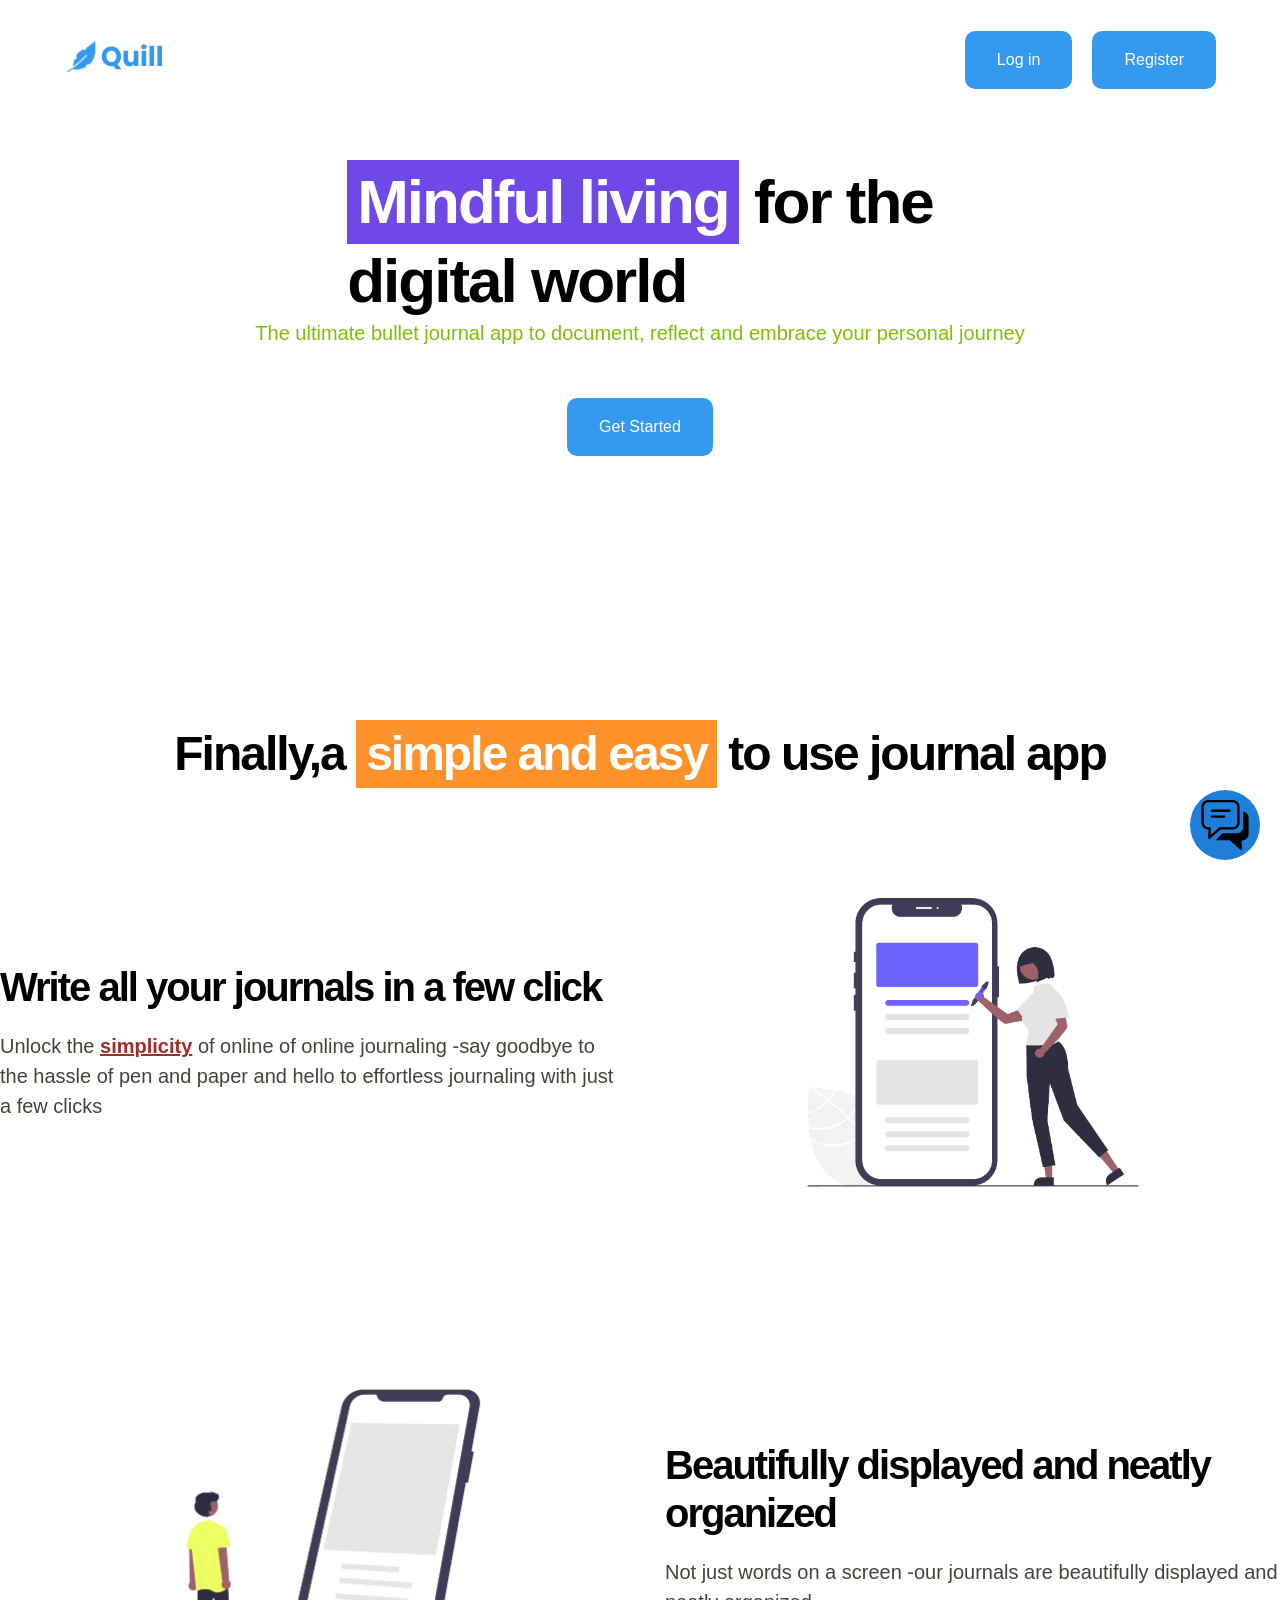
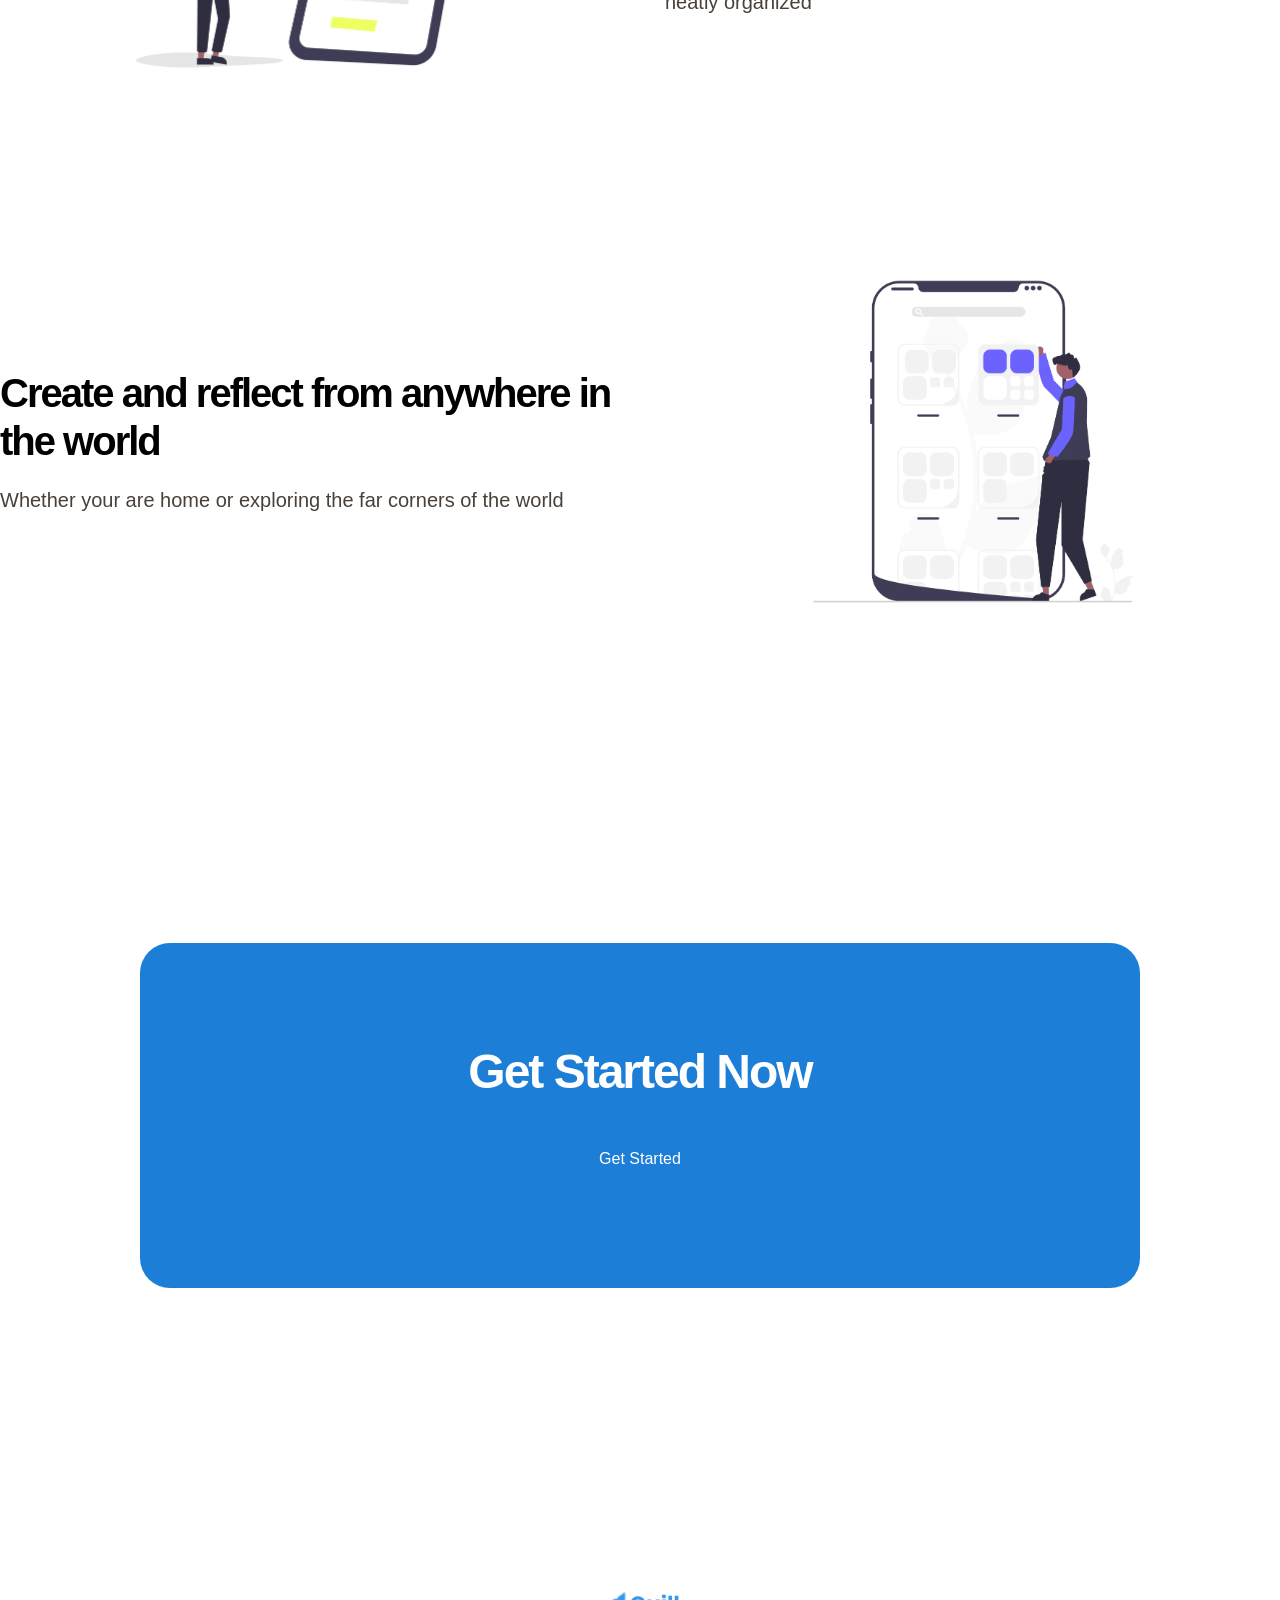
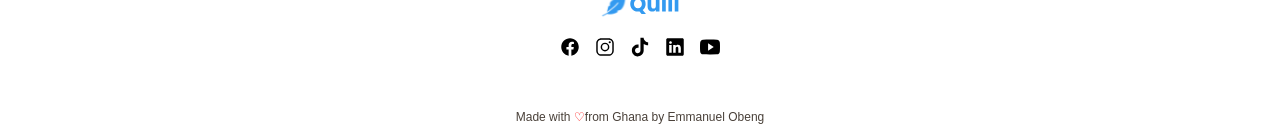
<file: index.html>
<!DOCTYPE html>
<html lang="en">
<head>
    <meta charset="UTF-8">
    <meta name="viewport" content="width=device-width, initial-scale=1.0">
    <title>Quill</title>
<link rel="preconnect" href="https://fonts.googleapis.com">
<link rel="preconnect" href="https://fonts.gstatic.com" crossorigin>
<link href="https://fonts.googleapis.com/css2?family=Poppins:ital,wght@0,100;0,200;0,300;0,400;0,500;0,600;0,700;0,800;0,900;1,100;1,200;1,300;1,400;1,500;1,600;1,700;1,800;1,900&display=swap" rel="stylesheet">
     <link rel="stylesheet" href="style.css">
     <link rel="stylesheet" href="queries.css">
</head>

<body>

 <header>
    <div class="container">
         <!-- Navigation section -->

    <nav class="navbar">
      <a href="index.html"> <img class="logo-md" src="images/quill.svg" alt="quill logo"> </a>
        <ul class="nav-btn-container" id="navigation">
          <li>  <a class="btn btn-primary" href="login.html" id="login-link">Log in</a> </li>
          <li><a class="btn btn-primary"   href="register.html" id="registration-link">Register</a></li>
        </ul>
    </nav>

  <!-- Hero section -->

    <section class="hero-section">

      <h1 class="hero-heading"> <span class="highlight highlight-secondary"> Mindful living </span> for the <br class="hero-heading-break"> digital world</h1>
      <p class="hero-paragraph" id="green-text" >The ultimate bullet journal app to document, reflect and embrace your personal journey</p>
      <ul>
        <li><a class="btn btn-primary"  href="register.html">Get Started</a></li>
        <li><a href="#features">Learn More</a></li>
      </ul>

    </section>

   </header>   

 <main> 
       <!-- Features section -->
      <section class="feature-section">
         <h2   class="features-main-heading">Finally,a <span class="highlight highlight-tertiary">simple and easy</span>  to use journal app</h2>
          <!-- <img class="feature-img  feature-img-swap-oder" src="images\features-1.png" alt="picture_of_app" >  -->
 
        <div class="features-grid-container">    
           <div>
              <h3 class="features-heading" class="orange-text">Write all your journals in a few click</h3>
              <p >Unlock the <span class="pop-text" >simplicity</span>  of online of online journaling -say goodbye to the hassle of pen and paper and hello to effortless journaling with just a few clicks</p>
           </div>
            <img class="feature-img  " src="images\feature_2.png" alt="image 2" >

            <div>
               <h3  class="features-heading" class="orange-text" >Beautifully displayed and neatly organized</h3>
               <p>Not just words on a screen -our journals are beautifully displayed and neatly organized</p>
            </div>
            <img class="feature-img   feature-img-swap-oder" src="images\features-1.png" alt="beautifully displayed picture">
           
            <div>
                <h3 class="features-heading"   class="orange-text">Create and reflect from anywhere in the world</h3>
                <p>Whether your are home or exploring the far corners of the world</p>
            </div>
           <img class="feature-img" src="images/feature_3.png" alt="create and reflect image"   >
        </div>   
      
      </section>   
  </main>


    <!-- Call to act section  -->
     <section class="cta-section">  
       
       <div class="cta-card">
         <h2 class="cta-heading">Get Started Now</h2>
         <a class="btn btn-secondary"  href="register.html">Get Started</a>

       </div>
       
     </section>  

 </main>


    <!-- Footer -->
  <footer class="footer"> 
      <a href="index.html"> <img class="logo-small"src="images/quill.svg" alt="quill logo"> </a>
      <!-- Add in social media icons -->
     <ul class="social-icons-container">
        <li><a href="https://www.facebook.com"><img class="social-icons" src="images/logo-facebook.svg" alt="facebook logo" > </a></li>
        <li><a href="https://www.instagram.com"><img class="social-icons" src="images/logo-instagram.svg"  alt="Instagram logo"  >  </a></li>
        <li><a href="https://www.tiktok.com"><img class="social-icons" src="images/logo-tiktok.svg" >  </a></li>
        <li><a href="https://www.linkedin.com"><img class="social-icons" src="images/logo-linkedin.svg"   ></a></li>
        <li><a href="https://www.youtube.com"><img class="social-icons" src="images/logo-youtube.svg" > </a></li>
     </ul>
  
     <ul class="footer-links-container">
        <li><a href="index.html">Home</a></li>
        <li><a href="login.html">Log in</a></li>
        <li><a href="register.html">Register</a></li>
     </ul>

     <p class="small-text">Made with <span class="heart-icon">♡ </span>from Ghana by Emmanuel Obeng</p>

  </footer>  


   

 <div class="chat-container">
       <img class="chat-icon"   src="images/chat-icon.svg"  alt="chat-icon">
 </div>  

</body>
</html>
</file>
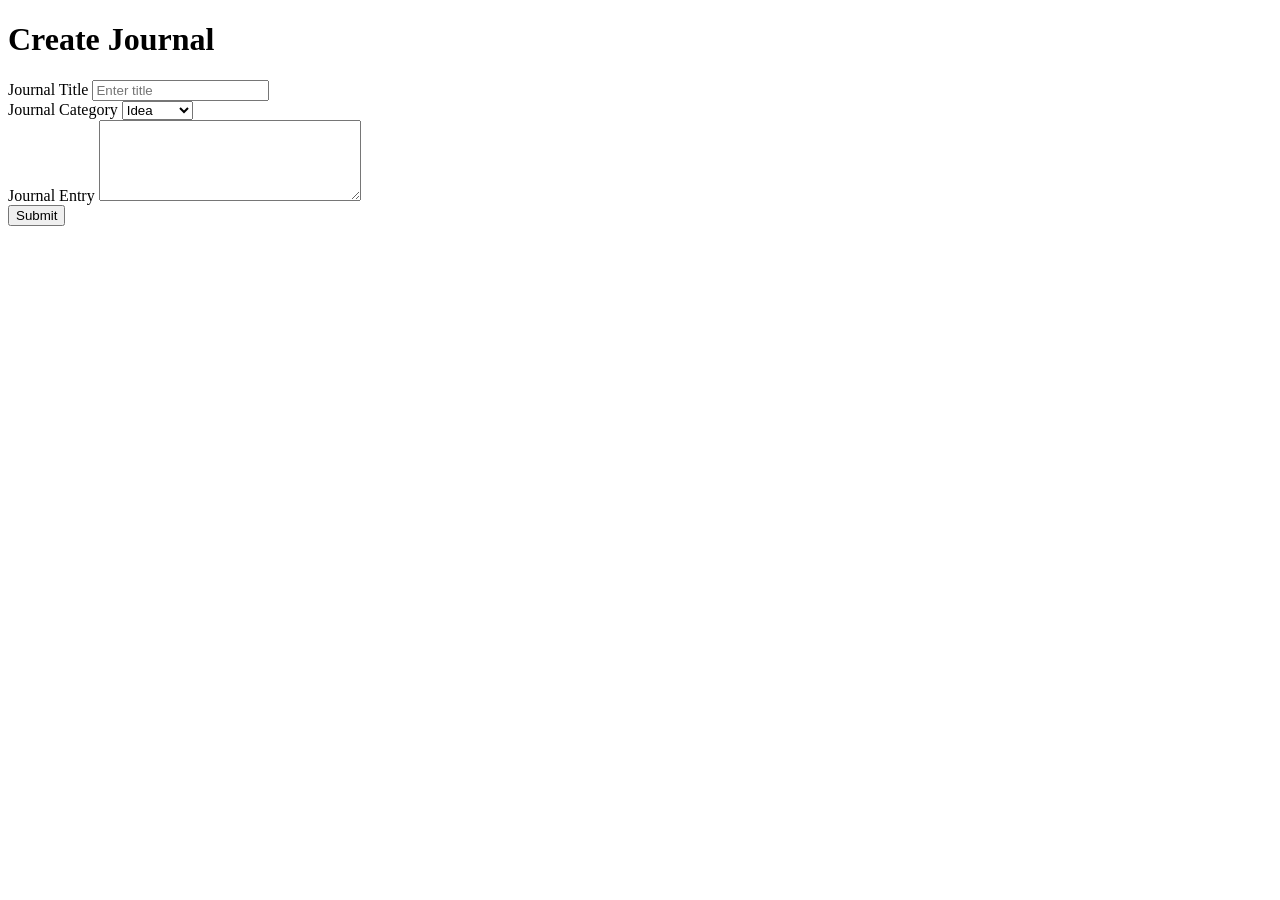
<file: create-journal.html>
<!DOCTYPE html>
<html lang="en">
<head>
    <meta charset="UTF-8">
    <meta name="viewport" content="width=device-width, initial-scale=1.0">
    <title>Create Journal</title>
</head>
<body>
    <h1>Create Journal</h1>
    <form action="/api/v1/journals" method="post" >
    <label for="main-title">Journal Title  </label>   
    <input id="main-title" type="text" name="title" placeholder="Enter title" minlength="3" required >

    <br>

    <label for="journal-category">Journal Category</label>
    <select name="category" id="journal-category" required>
        <option value="idea">Idea</option>
        <option value="note">Note</option>
        <option value="goal">Goal</option>
        <option value="habit">Habit</option>
        <option value="memory">Memory</option>
        <option value="mood">Mood</option>
        <option value="event">Event</option>
        <option value="task">Task</option>


    </select>

    <br>

    <label for="journal-entry" >Journal Entry</label>
    <textarea name="entry" id="journal-entry" cols="30 " rows="5" minlength="3" required></textarea>
 <br>
    <button type="submit">Submit</button>
   
    </form>


    <!-- Add form elements here -->
</body>
</html>
</file>
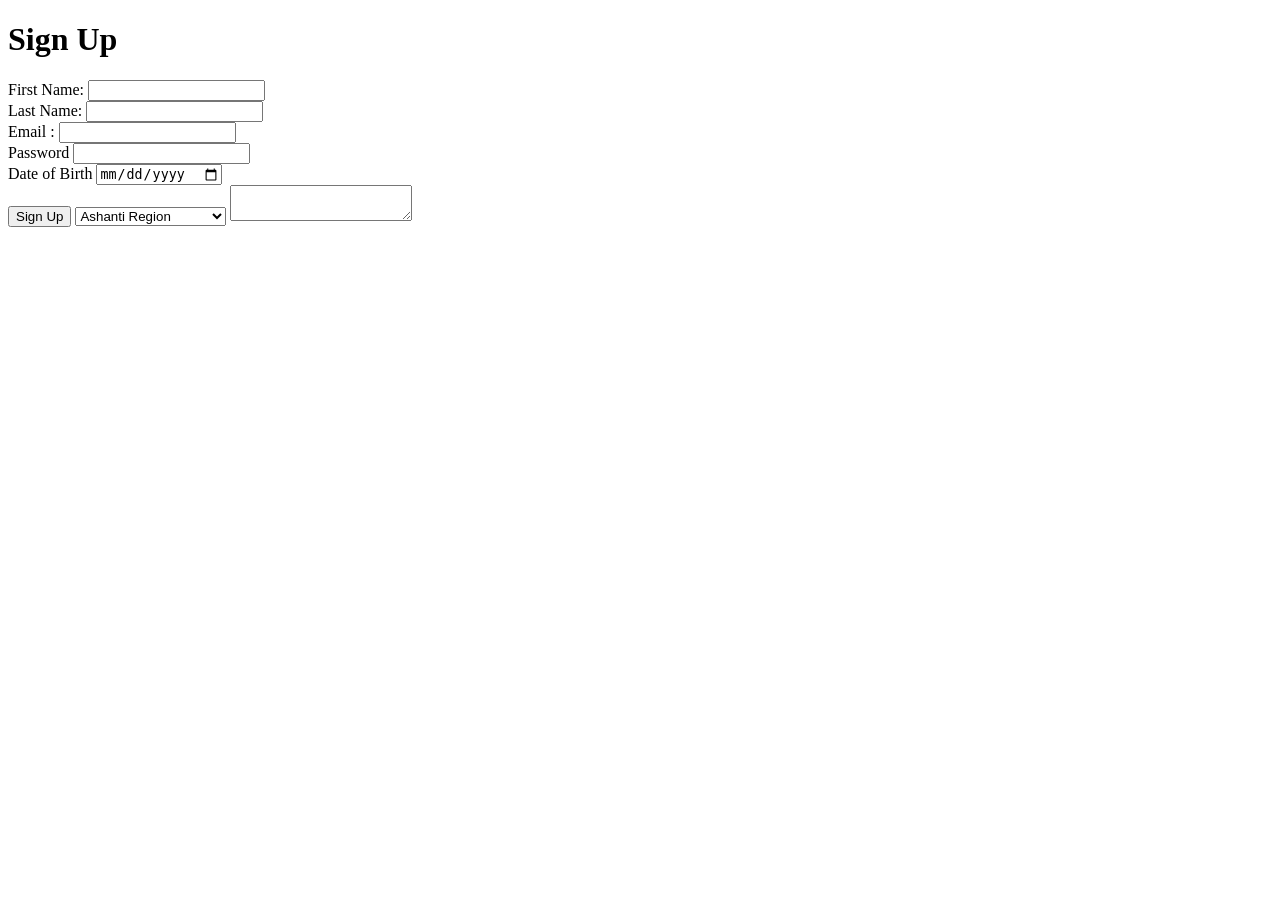
<file: signup.html>
<!DOCTYPE html>
<html lang="en">
<head>
    <meta charset="UTF-8">
    <meta name="viewport" content="width=device-width, initial-scale=1.0">
    <title>Document</title>
</head>
<body>
    <h1>Sign Up</h1>

    <!-- Create a form using form tags -->
    <label for="name">First Name:</label>
    <input id="First name of user" type="text">
    <br>
    <label for="Last name">Last Name:</label>
    <input id="Last name" type="text">
    <br>
    <label for="Email address">Email :</label>
    <input id="Email address" type="email">
    <br>
    <label for="password">Password</label>
    <input id="password"  type="password">
    <br>
    <label for="date">Date of Birth</label>
    <input id="date" type="date">
    <br>
    <button type="submit">Sign Up</button>
    
      <select name="data" id="data">
        <option value="">Ashanti Region</option>
        <option value="">Brong Ahafo Region</option>
        <option value="">Greater Accra Region</option>
        <option value="">Central Region</option>
        <option value="">Eastern Region</option>

      </select>

    <textarea name="user comment" id="user comment"></textarea>      
</body>
</html>
</file>
<file: style.css>
/* ---------------GLOBAL STYLES --------------------------- */

:root{
    /* Font Size */
    --text-small:12px;
    --text-base:16px;
    --text-paragraph:20px;
    --text-h5:24px;
    --text-h4:32px;
    --text-h3:40px;
    --text-h2:48px;
    --text-h1:62;

    /* Font Weight */
    --font-weight-normal:400;
    --font-weight-bold:700;


    /* Line Height */
    --line-height-tight:1.2;
    --line-height-normal:1.5;


    /* Letter Spacing  */
    --letter-spacing-tight:-2px;


    /* Font Family */
    --font-family:'Poppings', sans-serif;

    /* MISCELLANEOUS */
    --nav-height:120px;
}




*{
    box-sizing: border-box;
    margin: 0;
    padding: 0;
}


html{
    font-size: 62.5%;
}

body{
      font-family: var(--font-family);
      font-weight: 400;
      line-height: 1.5;
      color:#010e0d
 
}

.container{
    max-width: 1200;
    width: 90%;
    margin: 0 auto;
}


h1,h2,h3,h4,h5 {
    font-weight:700;
    color:black;
    letter-spacing: -2px;
    line-height: 1.2;
}


h1{
    
    font-size: 6.2rem;
   
}

h2{
    
    font-size: 4.8rem;
    
}

h3{
    
    
    font-size: 4rem;
   
}

h4{
    font-size: 3.2rem;
}


h5{
    font-size: 2.4rem;
}

p{
    
    
    font-size: 2rem;
    color:rgb(73, 64, 57);
}

a{
    
    text-decoration: none;
    font-size: 1.6rem;
    color:rgb(5, 25, 202);
    display: inline-block;
}

a:link,a:visited,a:hover,a:active {
    color:white;

}




ul{
    list-style: none;
    font-family: var(--font-family);
}

span{
    display:inline-block;
}


#green-text{
    color:rgb(126, 192, 5);
}

.orange-text{
    color:rgb(196, 57, 7);
}

.pop-text{
    text-decoration: underline;
    color:brown;
    font-weight: 900;
}


.small-text{
    font-size: 1.2rem;
}



/* -----------------COMPONENTS --------------------------- */
.btn{
    font-weight: 400;
    font-size: 1.6rem;
    text-decoration: none;
    padding:1.5rem 3rem;
    border-radius: 10px;
}

.btn-primary:link, .btn-primary:visited {

     color: #ffff;
     background-color:#339af0;
     border: 2px solid #339af0;

}


.btn-primary:hover,.btn-primary:active{
    color:#ffff;
    background-color: #9775fa;
    border: 2px solid #9775fa;
}


.btn-secondary:link,.btn-secondary:visited{
    
    background-color:#1c7ed6;
    color:#ffff;
    border: 2px solid #1c7ed6;
}

.btn-secondary:hover, .btn-secondary:active{
    color: #ffff;
    background-color:#7048e8;
    border: 2px solid #7048e8;

}


.highlight{
     color:#ffff;
     padding:0.5rem 1rem;
}


.highlight-primary{
     background-color:#1c7ed6;
}

.highlight-secondary{
    background-color:#7048e8;
}


.highlight-tertiary{
    background-color: #ff922b;
}



.logo-md{
    width: 100px;

}


.logo-small{
    width:80px;

}





/* ------------------SECTIONS--------------------------- */

/* -------------HEADER------------- */

.header{
    height:100vh;
    min-height: 800px;
}




/* -------------NAV  SECTION------------- */



.navbar{
    height:var(--nav-height);
    display:flex;
    justify-content: space-between;
    align-items: center;
}

.nav-btn-container{
    display:flex;
    gap: 2rem;
}

/* -------HERO SECTION ------ */
.hero-section{
    height:calc(100vh- var(--nav-height) );
    /* text-align: center; */
    margin-bottom: 20rem;
    min-height: 400px;
    display: flex;
    flex-direction: column;
    justify-content: center;
    align-items: center;
}

.hero-header{
    margin-bottom: 1rem;
}


.hero-paragraph{
    margin-bottom: 5rem;
    text-align: center;
}


/* -----FEATURES SECTION---- */

.feature-section{
    margin-bottom: 30rem;
}
.features-main-heading{
    text-align: center;
    margin-bottom: 8rem;

}

.features-heading{
    margin-bottom: 2rem;
}


.features-grid-container{
    display: grid;
    grid-template-columns: 1fr 1fr;
    row-gap: 15rem;
    column-gap: 5rem;
    justify-items: center;
    align-items: center;
}


.feature-img-swap-oder {

    grid-row: 2 / 3;
    grid-column: 1 / 2;

}

.feature-img{
    max-width: 400px;
    width: 100%;
}


/* -------CALL TO ACTION SECTION------ */
.cta-section{
    text-align: center;
    margin-bottom: 30rem;
    display: flex;
    align-items: center;
    flex-direction: column;
    
}


.cta-card{
    background-color:#1c7ed6;
    max-width:1000px;
    width: 100%; 
    text-align: center;
    padding:10rem 20rem;
    border-radius: 30px;
}


.cta-heading{
    margin-bottom: 3rem;
    color: white;
}
/* -------FOOTER SECTION ------ */
.footer{ 
    
    display: flex;
    flex-direction: column;
    align-items: center;
    gap: 1rem;
}

.social-icons{
    width:20px;
}

.social-icons-container{
    display: flex;
    gap: 1.5rem;
}

     
.heart-icon{
    color:red;
}



.footer-links-container{
    display: flex;
    align-items: center;
    gap: 1.5rem;
}
 


.chat-container {
    height:7rem;
    width: 7rem;
    background-color: #1c7ed6;
    border-radius: 50%;
    display: flex;
    justify-content: center;
    align-items: center;
    position: fixed;
    bottom: 4rem;
    right: 2rem;
}


.chat-icon{
    width:5rem;
    height: 5rem;
   

}
</file>
<file: queries.css>
@media(max-width:72rem) {
    
    html {
        font-size: 56.25%;
    }

    .features-grid-container {
        column-gap: 3rem;
    }

    .cta-section{
        margin-bottom: 20rem;

    }
}


@media(max-width:51rem){

    html {
        font-size: 50%;

    }   
        
}



@media(max-width:43rem) {

    html{
        font-size: 43.75%;

    }


    .cta-card{
        padding: 8rem 16rem;
    }

    .features-section{
        
        margin-bottom: 20rem;
    }

    .features-grid-container{
        row-gap: 5rem;
        column-gap: 0.5rem;
    }
}


@media(max-width:37.5%){

    html{

        font-size: 37.5%;
    }


    .hero-heading-break{
        display:none;
    }


    .hero-section{
        height:auto;
    }
     

    .features-grid-container{

        grid-template-columns: 1fr ;

    }


    .feature-img-swap-order{
        grid-row:auto;
        grid-column: auto;
    }


    .cta-card{

        padding: 8rem 6rem;
    }
}
</file>
